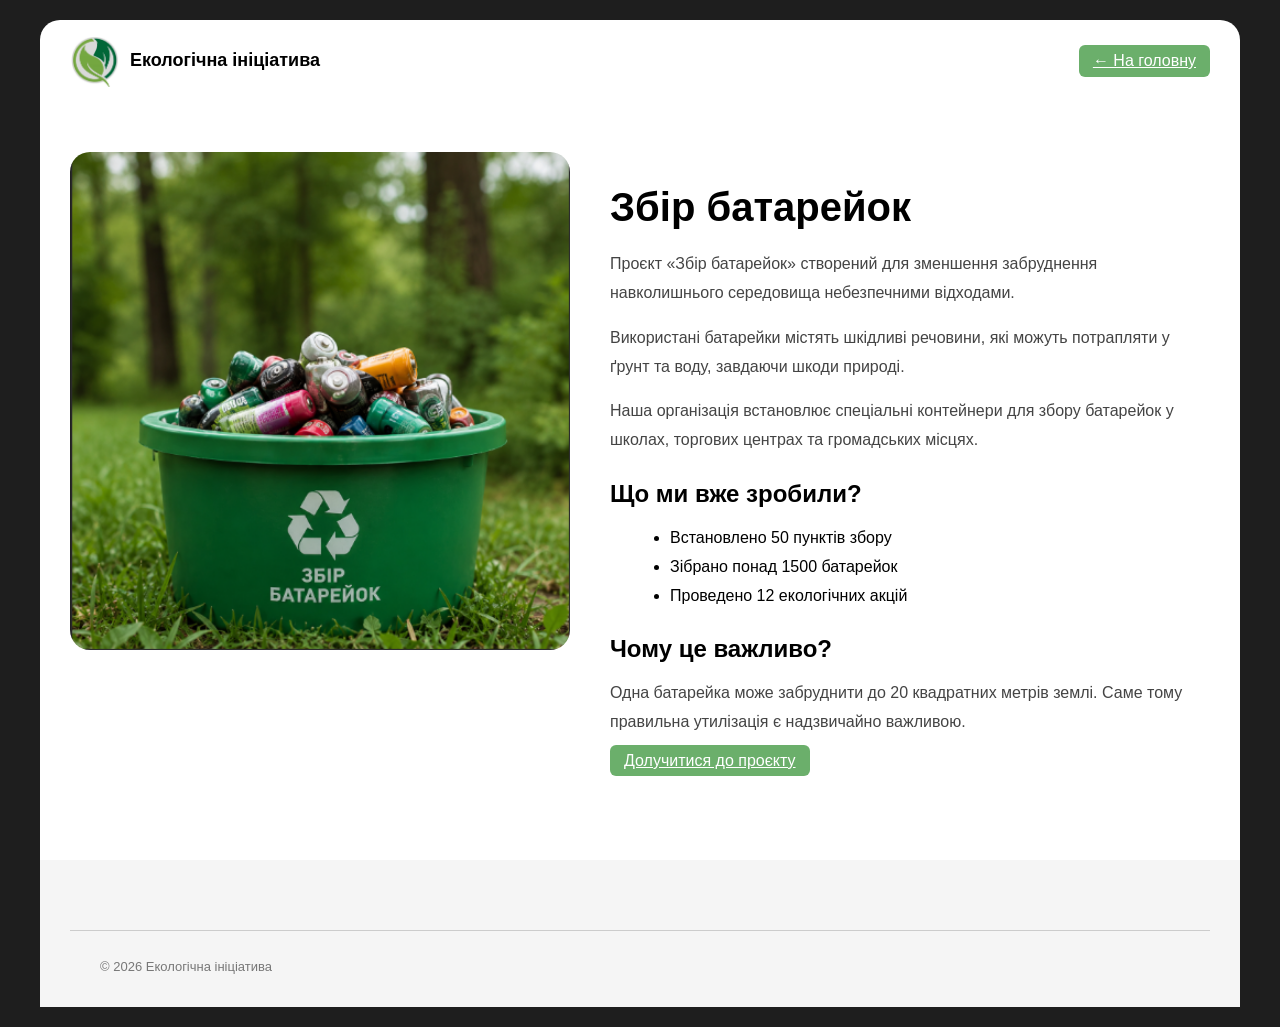
<file: battery.html>
<!DOCTYPE html>
<html lang="uk">

<head>
<meta charset="UTF-8">
<meta name="viewport"
content="width=device-width, initial-scale=1.0">

<title>Збір батарейок</title>

<link rel="stylesheet" href="css/main.css">
</head>

<body>

<div class="page">

<header class="header">

    <div class="container header__inner">

        <div class="logo">

            <img src="Photo/picture1.jpg">

            <span class="logo__text">
                Екологічна ініціатива
            </span>

        </div>

        <a href="index.html" class="btn">
            ← На головну
        </a>

    </div>

</header>

<section class="project-page container">

    <img
    src="Photo/Знімок екрана 2026-05-24 095834.png"
    class="project-page__img">

    <div class="project-page__content">

        <h1>Збір батарейок</h1>

        <p>
            Проєкт «Збір батарейок» створений для
            зменшення забруднення навколишнього
            середовища небезпечними відходами.
        </p>

        <p>
            Використані батарейки містять шкідливі
            речовини, які можуть потрапляти у ґрунт
            та воду, завдаючи шкоди природі.
        </p>

        <p>
            Наша організація встановлює спеціальні
            контейнери для збору батарейок у школах,
            торгових центрах та громадських місцях.
        </p>

        <h2>Що ми вже зробили?</h2>

        <ul>
            <li>Встановлено 50 пунктів збору</li>
            <li>Зібрано понад 1500 батарейок</li>
            <li>Проведено 12 екологічних акцій</li>
        </ul>

        <h2>Чому це важливо?</h2>

        <p>
            Одна батарейка може забруднити
            до 20 квадратних метрів землі.
            Саме тому правильна утилізація
            є надзвичайно важливою.
        </p>

        <a href="#" class="btn">
            Долучитися до проєкту
        </a>

    </div>

</section>

<footer class="footer">

    <div class="container footer-bottom">

        <p>
            © 2026 Екологічна ініціатива
        </p>

    </div>

</footer>

</div>

</body>
</html>
</file>
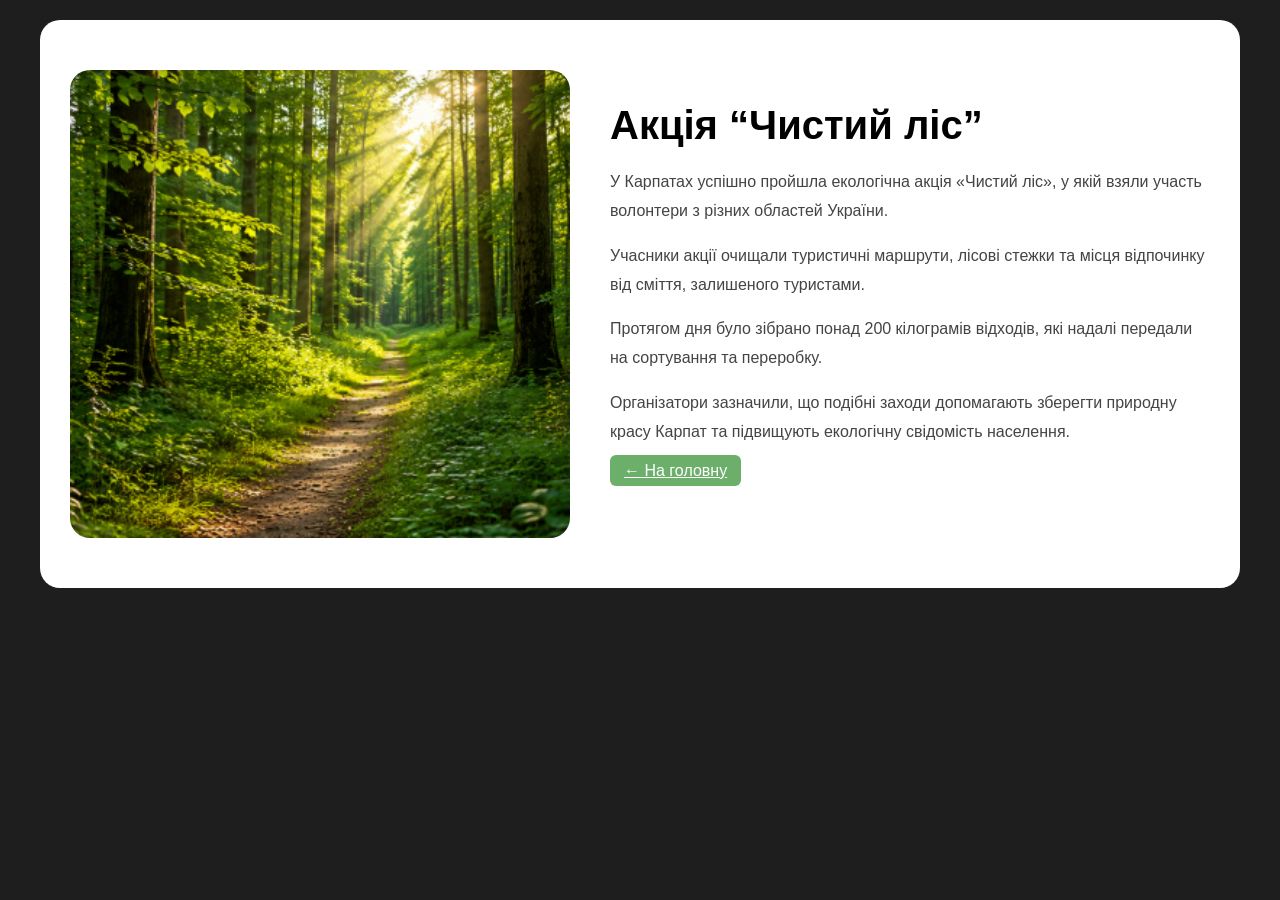
<file: news1.html>
<!DOCTYPE html>
<html lang="uk">
<head>
<meta charset="UTF-8">
<title>Чистий ліс</title>
<link rel="stylesheet" href="css/main.css">
</head>

<body>

<div class="page">

<section class="project-page container">

<img src="Photo/Photo1.png"
class="project-page__img">

<div class="project-page__content">

<h1>Акція “Чистий ліс”</h1>

<p>
У Карпатах успішно пройшла екологічна акція
«Чистий ліс», у якій взяли участь волонтери
з різних областей України.
</p>

<p>
Учасники акції очищали туристичні маршрути,
лісові стежки та місця відпочинку від сміття,
залишеного туристами.
</p>

<p>
Протягом дня було зібрано понад 200 кілограмів
відходів, які надалі передали на сортування
та переробку.
</p>

<p>
Організатори зазначили, що подібні заходи
допомагають зберегти природну красу Карпат
та підвищують екологічну свідомість населення.
</p>

<a href="index.html" class="btn">
← На головну
</a>

</div>

</section>

</div>

</body>
</html>
</file>
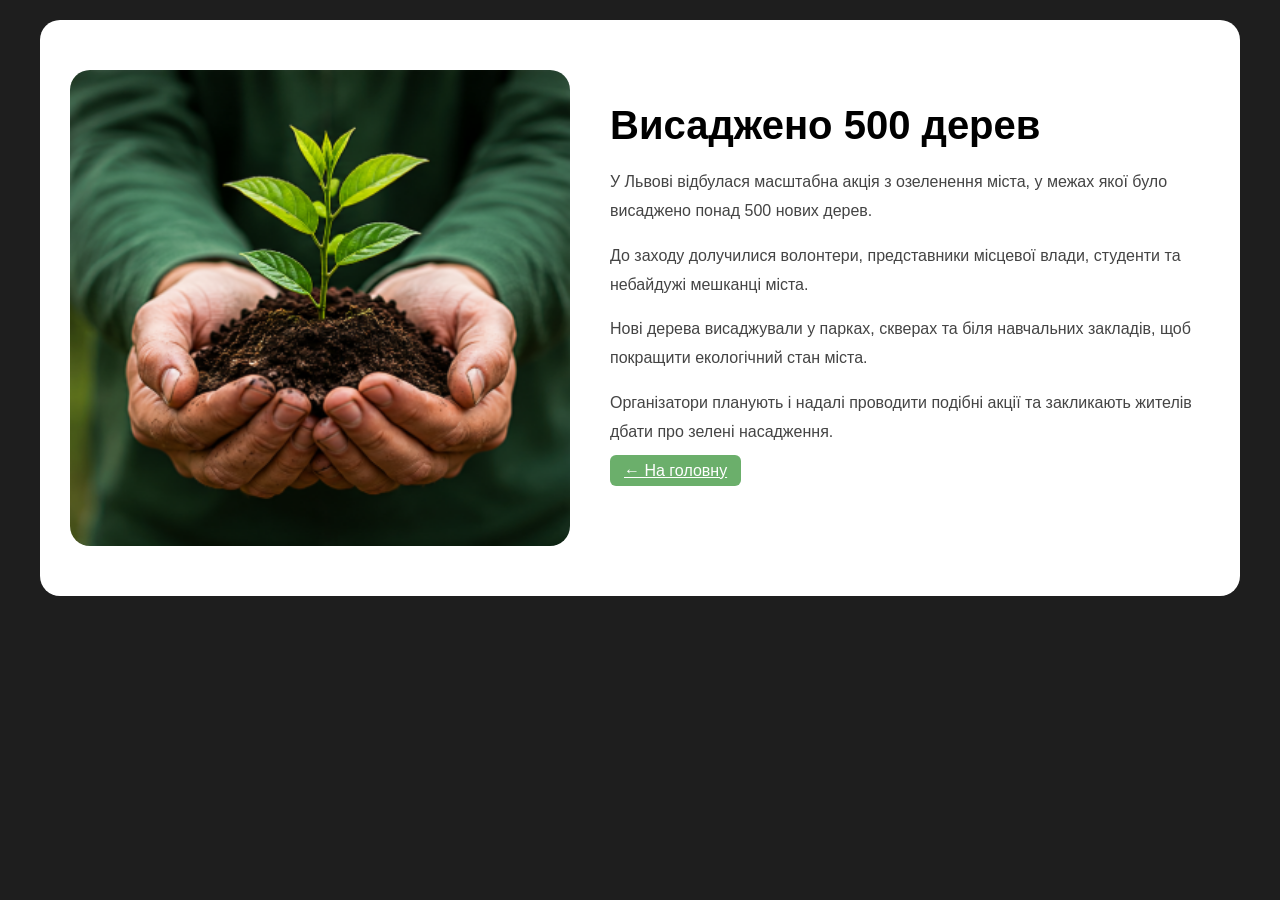
<file: news2.html>
<!DOCTYPE html>
<html lang="uk">
<head>
<meta charset="UTF-8">
<title>500 нових дерев</title>
<link rel="stylesheet" href="css/main.css">
</head>

<body>

<div class="page">

<section class="project-page container">

<img src="Photo/Photo2.png"
class="project-page__img">

<div class="project-page__content">

<h1>Висаджено 500 дерев</h1>

<p>
У Львові відбулася масштабна акція
з озеленення міста, у межах якої
було висаджено понад 500 нових дерев.
</p>

<p>
До заходу долучилися волонтери,
представники місцевої влади,
студенти та небайдужі мешканці міста.
</p>

<p>
Нові дерева висаджували у парках,
скверах та біля навчальних закладів,
щоб покращити екологічний стан міста.
</p>

<p>
Організатори планують і надалі проводити
подібні акції та закликають жителів
дбати про зелені насадження.
</p>

<a href="index.html" class="btn">
← На головну
</a>

</div>

</section>

</div>

</body>
</html>
</file>
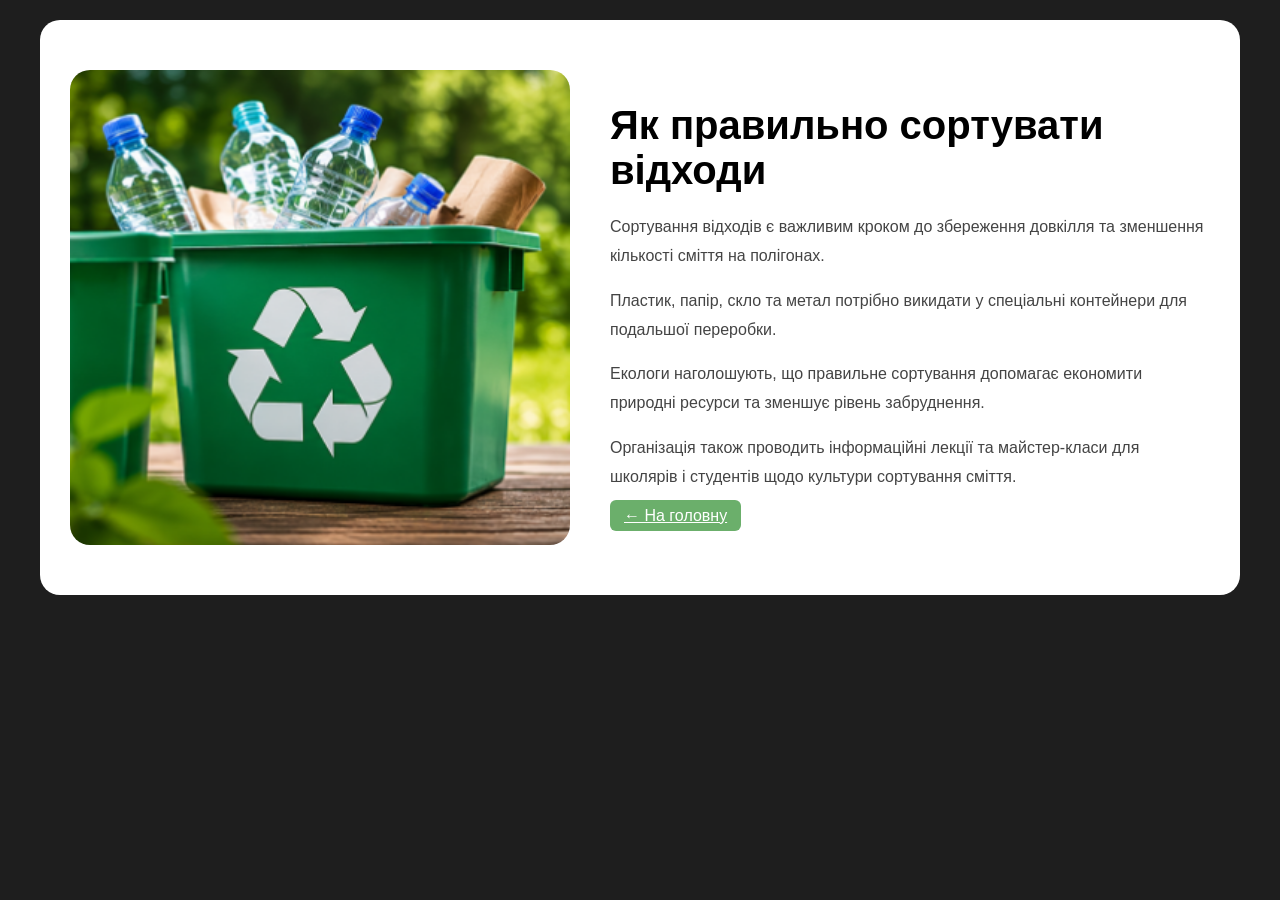
<file: news3.html>
<!DOCTYPE html>
<html lang="uk">
<head>
<meta charset="UTF-8">
<title>Сортування відходів</title>
<link rel="stylesheet" href="css/main.css">
</head>

<body>

<div class="page">

<section class="project-page container">

<img src="Photo/Photo3.png"
class="project-page__img">

<div class="project-page__content">

<h1>Як правильно сортувати відходи</h1>

<p>
Сортування відходів є важливим кроком
до збереження довкілля та зменшення
кількості сміття на полігонах.
</p>

<p>
Пластик, папір, скло та метал потрібно
викидати у спеціальні контейнери
для подальшої переробки.
</p>

<p>
Екологи наголошують, що правильне
сортування допомагає економити природні
ресурси та зменшує рівень забруднення.
</p>

<p>
Організація також проводить інформаційні
лекції та майстер-класи для школярів
і студентів щодо культури сортування сміття.
</p>
<a href="index.html" class="btn">
← На головну
</a>

</div>

</section>

</div>

</body>
</html>
</file>
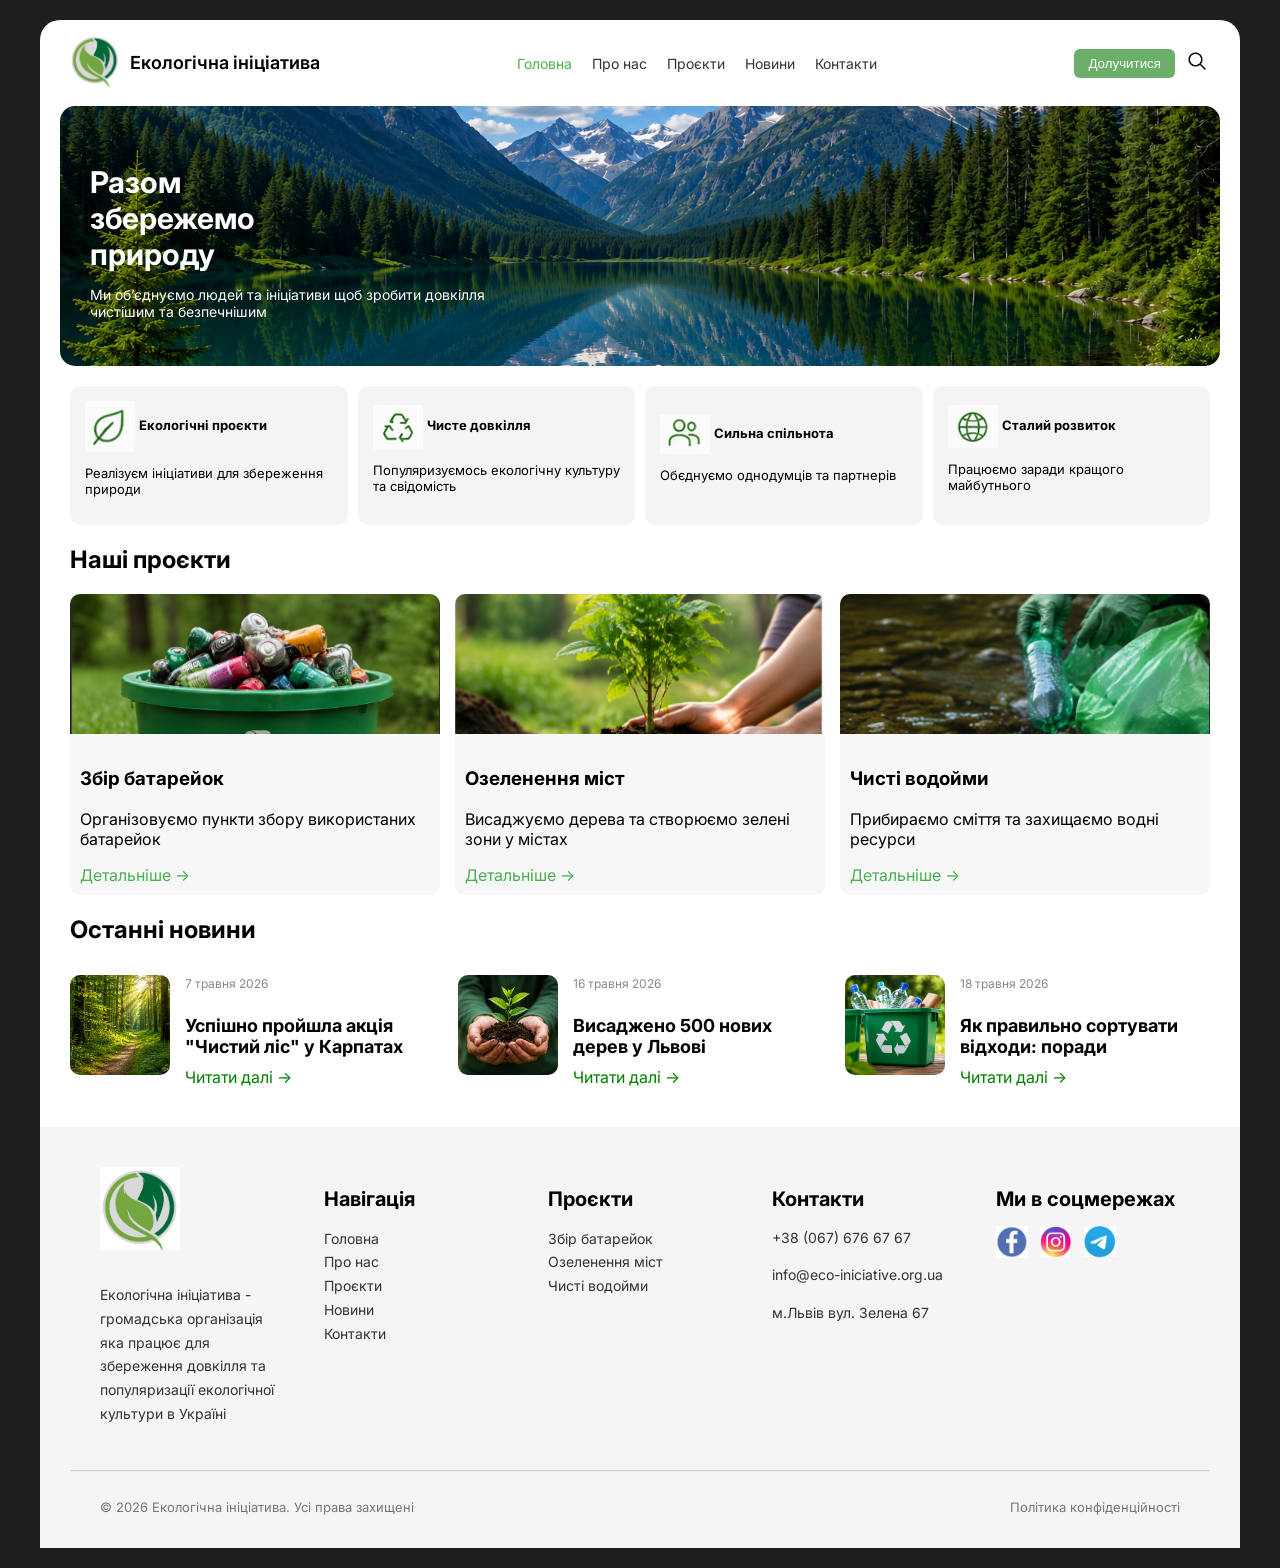
<file: practic.html>
<!DOCTYPE html>
<html lang="uk">
<head>
<meta charset="UTF-8">
<meta name="viewport" content="width=device-width, initial-scale=1.0">
<div class="title"><title>Екологічна ініціатива</title></div>

<link href="https://fonts.googleapis.com/css2?family=Inter:wght@300;400;500;600&display=swap" rel="stylesheet">
<link rel="stylesheet" href="css/main.css">

</head>
<body>

<div class="page">

<header class="header">
    <div class="container header__inner">

        <div class="logo">
            <span class="logo__icon"><img src="Photo/picture1.jpg" alt="Logo"></span>
            <span class="logo__text">Екологічна 
ініціатива</span>
        </div>

        <nav class="nav">
            <a class="nav__link active">Головна</a>
            <a class="nav__link">Про нас</a>
            <a class="nav__link">Проєкти</a>
            <a class="nav__link">Новини</a>
            <a class="nav__link">Контакти</a>
        </nav>

        <div class="header__actions">
            <button class="btn">Долучитися</button>
            <span class="search"><img src="Photo/search.png" alt="Search"></span>
        </div>

    </div>
</header>

<!-- HERO -->
<section class="hero">
    <div class="hero__content">
        <h1 class="hero__title">
            Разом<br>збережемо<br>природу
        </h1>
        <p class="hero__text">
            Ми об’єднуємо людей та ініціативи щоб зробити довкілля чистішим та безпечнішим
        </p>
    </div>
</section>

<!-- FEATURES -->
<section class="features container">

    <div class="feature">
        <div>
            <span><img src="Photo/logo3.png"</span>
            <b>Екологічні проєкти</b>
            <p>Реалізуєм ініціативи
для збереження природи</p>
        </div>
    </div>

    <div class="feature">
        <div>
            <span><img src="Photo/logo2.png" </span>
            <b>Чисте довкілля</b>
            <p>Популяризуємось екологічну 
культуру та свідомість</p>
        </div>
    </div>

    <div class="feature">
        <div>
            <span><img src="Photo/logo4.png"/span>
            <b>Сильна спільнота</b>
            <p>Обєднуємо однодумців
та партнерів </p>
        </div>
    </div>

    <div class="feature">
        <div>
            <span><img src="Photo/logo5.png"/></span>
            <b>Сталий розвиток</b>
            <p>Працюємо заради
кращого майбутнього</p>
        </div>
    </div>

</section>

<!-- PROJECTS -->
<section class="container section">
    <h2 class="section__title">Наші проєкти</h2>

    <div class="cards">

        <div class="card">
            <img src="/Photo/Знімок екрана 2026-05-24 095834.png">
            <div class="card__body">
                <h3>Збір батарейок</h3>
                <p>Організовуємо пункти збору 
використаних батарейок</p>
                <a href="#">Детальніше →</a>
            </div>
        </div>

        <div class="card">
            <img src="Photo/Знімок екрана 2026-05-24 095208.png">
            <div class="card__body">
                <h3>Озеленення міст</h3>
                <p>Висаджуємо дерева та створюємо
зелені зони у містах</p>
                <a href="#">Детальніше →</a>
            </div>
        </div>

        <div class="card">
            <img src="Photo/Знімок екрана 2026-05-24 095347.png">
            <div class="card__body">
                <h3>Чисті водойми</h3>
                <p>Прибираємо сміття та захищаємо
водні ресурси</p>
                <a href="#">Детальніше →</a>
            </div>
        </div>

    </div>
</section>

<!-- NEWS -->

   <section class="container section">
    <h2 class="section__title">Останні новини</h2>

    <div class="news">

        <div class="news__card">
            <img src="Photo/Photo1.png" alt="News 1">

            <div>
                <p class="date">7 травня 2026</p>

                <h4>
                    Успішно пройшла акція 
                    "Чистий ліс" у Карпатах
                </h4>

                <a href="#">Читати далі →</a>
            </div>
        </div>

        <div class="news__card">
            <img src="Photo/Photo2.png" alt="News 2">

            <div>
                <p class="date">16 травня 2026</p>

                <h4>
                    Висаджено 500 нових 
                    дерев у Львові
                </h4>

                <a href="#">Читати далі →</a>
            </div>
        </div>

        <div class="news__card">
            <img src="Photo/Photo3.png" alt="News 3">

            <div>
                <p class="date">18 травня 2026</p>

                <h4>
                    Як правильно сортувати 
                    відходи: поради
                </h4>

                <a href="#">Читати далі →</a>
            </div>
        </div>

    </div>
</section>

<!-- FOOTER -->
<footer class="footer">

    <div class="container footer-content">

        <!-- LOGO -->
        <div class="footer-column">
            <img src="Photo/picture1.jpg" class="footer-logo">

            <p>
                Екологічна ініціатива - громадська організація
                яка працює для збереження довкілля та
                популяризації екологічної культури в Україні
            </p>
        </div>

        <!-- NAV -->
        <div class="footer-column">
            <h3>Навігація</h3>

            <ul>
                <li><a href="#">Головна</a></li>
                <li><a href="#">Про нас</a></li>
                <li><a href="#">Проєкти</a></li>
                <li><a href="#">Новини</a></li>
                <li><a href="#">Контакти</a></li>
            </ul>
        </div>

        <!-- PROJECTS -->
        <div class="footer-column">
            <h3>Проєкти</h3>

            <ul>
                <li>Збір батарейок</li>
                <li>Озеленення міст</li>
                <li>Чисті водойми</li>
            </ul>
        </div>

        <!-- CONTACTS -->
        <div class="footer-column">
            <h3>Контакти</h3>

            <p>+38 (067) 676 67 67</p>
            <p>info@eco-iniciative.org.ua</p>
            <p>м.Львів вул. Зелена 67</p>
        </div>

        <!-- SOCIAL -->
        <div class="footer-column">
            <h3>Ми в соцмережах</h3>

            <div class="socials">
                <img src="Photo/LogoFacebook.png">
                <img src="Photo/LogoInstagram.png">
                <img src="Photo/LogoTelegram.png">
            </div>
        </div>

    </div>

    <div class="container footer-bottom">
        <p>© 2026 Екологічна ініціатива. Усі права захищені</p>

        <p>Політика конфіденційності</p>
    </div>

</footer>
</body>
</html>
</file>
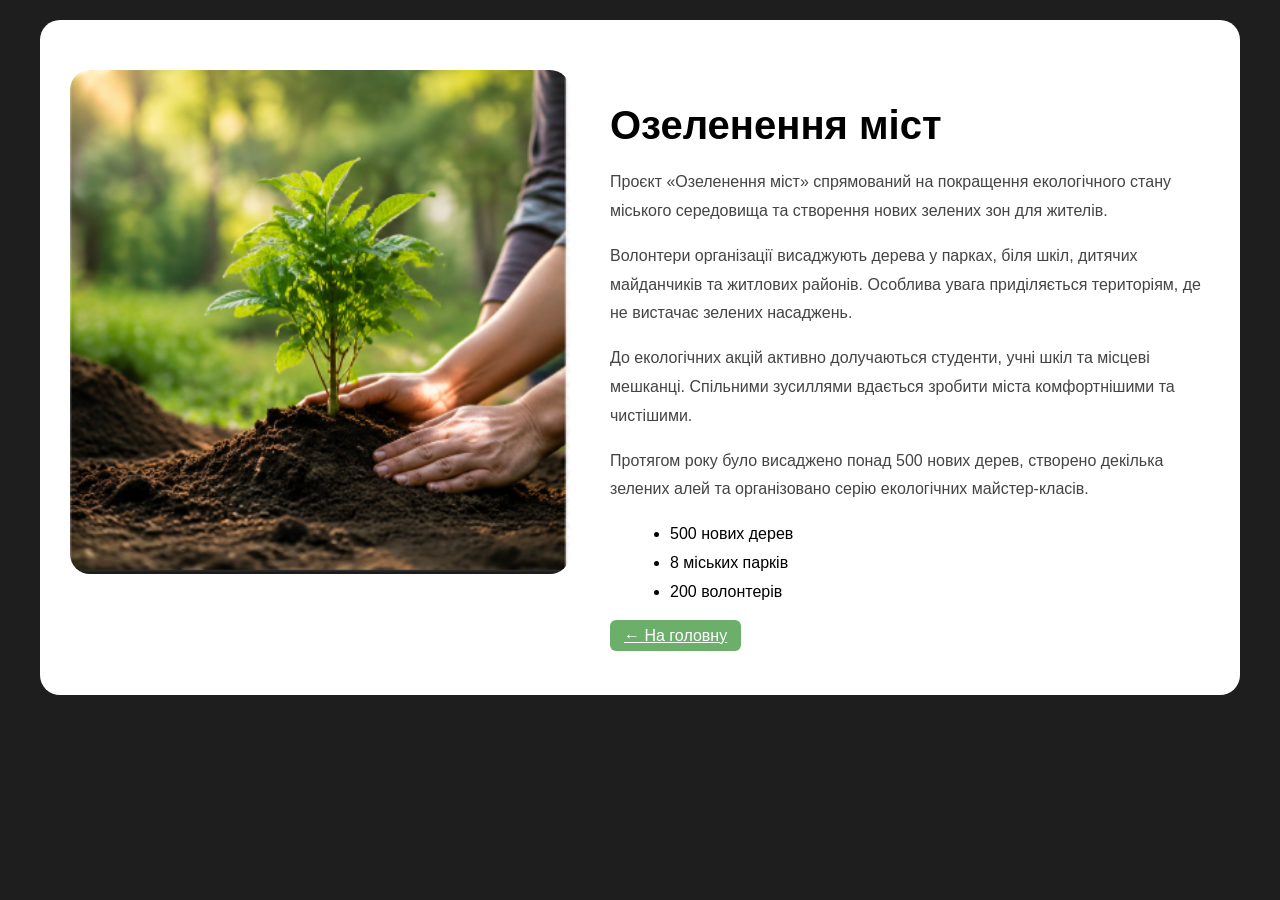
<file: trees.html>
<!DOCTYPE html>
<html lang="uk">
<head>
<meta charset="UTF-8">
<title>Озеленення міст</title>
<link rel="stylesheet" href="css/main.css">
</head>

<body>

<div class="page">

<section class="project-page container">

<img src="Photo/Знімок екрана 2026-05-24 095208.png"
class="project-page__img">

<div class="project-page__content">

<h1>Озеленення міст</h1>

<p>
Проєкт «Озеленення міст» спрямований на покращення
екологічного стану міського середовища та створення
нових зелених зон для жителів.
</p>

<p>
Волонтери організації висаджують дерева у парках,
біля шкіл, дитячих майданчиків та житлових районів.
Особлива увага приділяється територіям,
де не вистачає зелених насаджень.
</p>

<p>
До екологічних акцій активно долучаються студенти,
учні шкіл та місцеві мешканці. Спільними зусиллями
вдається зробити міста комфортнішими та чистішими.
</p>

<p>
Протягом року було висаджено понад 500 нових дерев,
створено декілька зелених алей та організовано
серію екологічних майстер-класів.
</p>

<ul>
<li>500 нових дерев</li>
<li>8 міських парків</li>
<li>200 волонтерів</li>
</ul>

<a href="index.html" class="btn">
← На головну
</a>

</div>

</section>

</div>

</body>
</html>
</file>
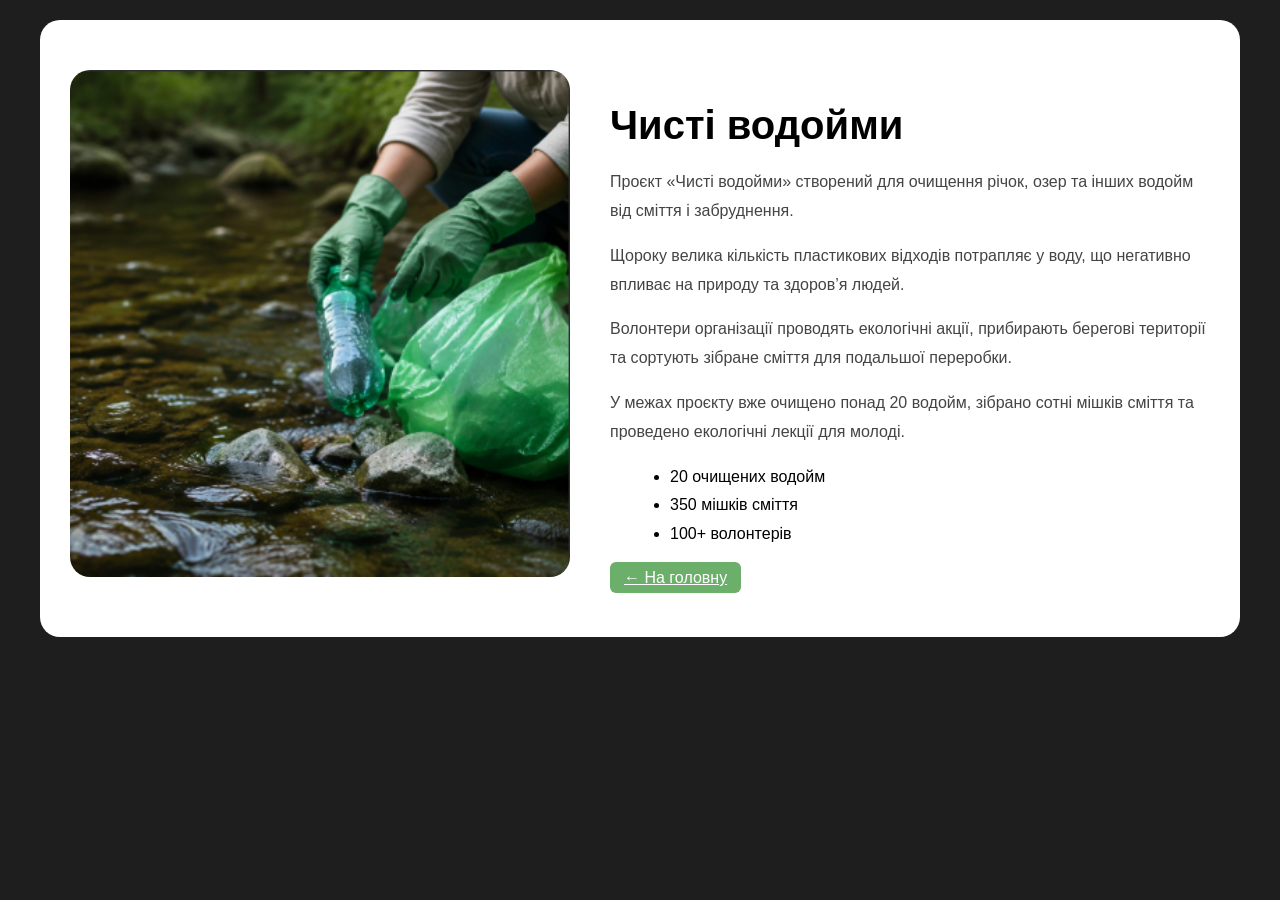
<file: water.html>
<!DOCTYPE html>
<html lang="uk">
<head>
<meta charset="UTF-8">
<title>Чисті водойми</title>
<link rel="stylesheet" href="css/main.css">
</head>

<body>

<div class="page">

<section class="project-page container">

<img src="Photo/Знімок екрана 2026-05-24 095347.png"
class="project-page__img">

<div class="project-page__content">

<h1>Чисті водойми</h1>

<p>
Проєкт «Чисті водойми» створений для очищення
річок, озер та інших водойм від сміття
і забруднення.
</p>

<p>
Щороку велика кількість пластикових відходів
потрапляє у воду, що негативно впливає
на природу та здоров’я людей.
</p>

<p>
Волонтери організації проводять екологічні акції,
прибирають берегові території та сортують
зібране сміття для подальшої переробки.
</p>

<p>
У межах проєкту вже очищено понад 20 водойм,
зібрано сотні мішків сміття та проведено
екологічні лекції для молоді.
</p>

<ul>
<li>20 очищених водойм</li>
<li>350 мішків сміття</li>
<li>100+ волонтерів</li>
</ul>

<a href="index.html" class="btn">
← На головну
</a>

</div>

</section>

</div>

</body>
</html>
</file>
<file: css/main.css>
body {
    margin:0;
    font-family:'Inter', sans-serif;
    background:#1e1e1e;
}

.page{
    max-width:1200px;
    margin:20px auto;
    background:#fff;
    border-radius:20px;
}

.container{
    padding:0 30px;
}


/* HEADER */
.header{
    padding:15px 0;
}

.header__inner{
    display:flex;
    justify-content:space-between;
    align-items:center;
}

.logo{
    display:flex;
    gap:8px;
    font-weight:600;
    font-size:18px;
}

.logo img {
    width: 40px;   /* або будь-який потрібний розмір */
    height: auto;   
}

.nav{
    display:flex;
    gap:20px;
}

.nav__link{
    text-decoration:none;
    color:#333;
    font-size:14px;
    cursor:pointer;
}

.nav__link.active{
    color:#4CAF50;
}

.header__actions{
    display:flex;
    gap:10px;
    align-items:center;
}

.btn{
    background:#6BAF6B;
    color:white;
    border:none;
    padding:7px 14px;
    border-radius:6px;
    cursor:pointer;
}

/* HERO */
.hero {
    margin: 0 20px;
    height: 260px;
    background: url("../Photo/logo.png") center / cover no-repeat;
    border-radius: 15px;
    display: flex;
    align-items: center;
}

.hero__content{
    padding:30px;
    color:white;
    max-width:400px;
}

.hero__title{
    font-size:30px;
    margin-bottom:10px;
}

.hero__text{
    font-size:14px;
}

/* FEATURES */
.features{
    display:flex;
    gap:10px;
    margin:20px 0;
}

.feature{
    flex:1;
    background:#f4f4f4;
    border-radius:10px;
    padding:15px;
    display:flex;
    gap:10px;
    font-size:13px;
    align-items: center;
}

.feature img {
    width: 50px;   
    height: auto;
    vertical-align: middle;
}

.feature span {
    vertical-align: middle;
}

/* CARDS */
.section__title{
    margin:20px 0;
}

.cards{
    display:flex;
    gap:15px;
}

.card{
    flex:1;
    background:#f7f7f7;
    border-radius:10px;
    overflow:hidden;
    transition:.3s;
}

.card:hover{
    transform:translateY(-5px);
}

.card img{
    width:100%;
    height:140px;
    object-fit:cover;
}

.card__body{
    padding:10px;
}

.card a{
    color:#4CAF50;
    text-decoration:none;
}

/* NEWS */
.news{
    display: flex;
    justify-content: space-between;
    gap: 20px;
}

.news__card{
    display: flex;
    align-items: center;
    gap: 15px;
    width: 32%;
}

.news__card img{
    width: 100px;
    height: 100px;
    object-fit: cover;
    border-radius: 10px;
}

.date{
    font-size: 14px;
    color: gray;
    margin-bottom: 5px;
}

.news__card h4{
    font-size: 18px;
    margin-bottom: 10px;
}

.news__card a{
    color: green;
    text-decoration: none;
}

.date{
    font-size:12px;
    color:#888;
}



/* FOOTER */

.footer{
    margin-top: 40px;
    padding: 40px 30px 20px;
    background: #f5f5f5;
}

.footer-content{
    display: flex;
    justify-content: space-between;
    align-items: flex-start;
    gap: 40px;
    flex-wrap: wrap;
}

.footer-column{
    flex: 1;
    min-width: 180px;
}

.footer-logo{
    width: 80px;
    margin-bottom: 15px;
}

.footer-column h3{
    font-size: 20px;
    margin-bottom: 15px;
}

.footer-column p,
.footer-column li{
    font-size: 14px;
    color: #333;
    line-height: 1.7;
}

.footer-column ul{
    list-style: none;
    padding: 0;
}

.footer-column a{
    text-decoration: none;
    color: #333;
}

.footer-column a:hover{
    color: green;
}

.socials{
    display: flex;
    gap: 12px;
    margin-top: 10px;
}

.socials img{
    width: 32px;
    height: 32px;
}

.footer-bottom{
    margin-top: 30px;
    padding-top: 15px;
    border-top: 1px solid #ccc;
    display: flex;
    justify-content: space-between;
    font-size: 13px;
    color: #777;
}

html{
    scroll-behavior:smooth;
}


.feedback{
    margin-top:20px;
}

.feedback form{
    display:flex;
    flex-direction:column;
    gap:10px;
    margin-top:10px;
}

.feedback input{
    padding:8px;
    border:1px solid #ccc;
    border-radius:6px;
}

.feedback input{
    width:170px;
    padding:8px;
    border:1px solid #ccc;
    border-radius:6px;
}

.feedback .btn{
    width:170px;
}









.project-page{
    display:flex;
    gap:40px;
    padding:50px 30px;
    align-items:flex-start;
}

.project-page__img{
    width:500px;
    border-radius:20px;
}

.project-page__content{
    flex:1;
}

.project-page__content h1{
    font-size:42px;
    margin-bottom:20px;
}

.project-page__content h2{
    margin-top:25px;
    margin-bottom:10px;
}

.project-page__content p{
    line-height:1.8;
    margin-bottom:15px;
    color:#444;
}

.project-page__content ul{
    margin-left:20px;
    line-height:1.8;
    margin-bottom:20px;
}





.modal{
    display:none;
    position:fixed;
    z-index:1000;
    left:0;
    top:0;
    width:100%;
    height:100%;
    background:rgba(0,0,0,0.6);

    justify-content:center;
    align-items:center;
}

.modal-content{
    background:white;
    padding:30px;
    border-radius:20px;
    width:400px;
    position:relative;
}

.close{
    position:absolute;
    right:20px;
    top:15px;
    font-size:28px;
    cursor:pointer;
}

#volunteerForm{
    display:flex;
    flex-direction:column;
    gap:15px;
    margin-top:20px;
}

#volunteerForm input,
#volunteerForm textarea{
    padding:12px;
    border:1px solid #ccc;
    border-radius:10px;
    font-family:inherit;
}

#volunteerForm textarea{
    height:100px;
    resize:none;
}



.project-page{
    display:flex;
    gap:40px;
    padding:50px 30px;
    align-items:flex-start;
}

.project-page__img{
    width:500px;
    border-radius:20px;
}

.project-page__content{
    flex:1;
}

.project-page__content h1{
    font-size:40px;
    margin-bottom:20px;
}

.project-page__content p{
    line-height:1.8;
    margin-bottom:15px;
    color:#444;
}

.project-page__content ul{
    margin-left:20px;
    line-height:1.8;
    margin-bottom:20px;
}



.logo{
    display:flex;
    align-items:center;
    gap:10px;
}

.logo__text{
    display:flex;
    flex-direction:column;
    line-height:1.1;
}

.logo__black{
    color:black;
    font-size:18px;
    font-weight:700;
}

.logo__green{
    color:#4CAF50;
    font-size:18px;
    font-weight:700;
}

.logo img{
    width:50px;
    height:auto;
}




/* =========================
   АДАПТИВНІСТЬ
========================= */

/* Планшети */
@media (max-width: 992px){

    .header__inner{
        flex-direction:column;
        gap:15px;
    }

    .nav{
        flex-wrap:wrap;
        justify-content:center;
    }

    .cards{
        flex-direction:column;
    }

    .news{
        flex-direction:column;
    }

    .news__card{
        width:100%;
    }

    .footer-content{
        flex-direction:column;
        gap:30px;
    }

    .project-page{
        flex-direction:column;
    }

    .project-page__img{
        width:100%;
    }

}


/* Телефони */
@media (max-width: 768px){

    .page{
        margin:0;
        border-radius:0;
    }

    .container{
        padding:0 15px;
    }

    .header{
        padding:10px 0;
    }

    .header__inner{
        flex-direction:column;
        align-items:center;
        gap:15px;
    }

    .logo{
        justify-content:center;
    }

    .nav{
        flex-wrap:wrap;
        justify-content:center;
        gap:12px;
    }

    .nav__link{
        font-size:13px;
    }

    .hero{
        height:220px;
        margin:0 10px;
    }

    .hero__title{
        font-size:28px;
    }

    .hero__text{
        font-size:13px;
    }

    .features{
        flex-direction:column;
    }

    .cards{
        flex-direction:column;
    }

    .card img{
        height:180px;
    }

    .news{
        flex-direction:column;
        gap:20px;
    }

    .news__card{
        width:100%;
        flex-direction:column;
        align-items:flex-start;
    }

    .news__card img{
        width:100%;
        height:180px;
    }

    .footer-content{
        flex-direction:column;
    }

    .footer-bottom{
        flex-direction:column;
        gap:10px;
        text-align:center;
    }

    .modal-content{
        width:90%;
        padding:20px;
    }

    .feedback input,
    .feedback .btn{
        width:100%;
    }

}


/* Маленькі телефони */
@media (max-width: 480px){

    .hero__title{
        font-size:24px;
    }

    .section__title{
        font-size:24px;
    }

    .logo__black,
    .logo__green{
        font-size:16px;
    }

    .btn{
        width:100%;
    }

}
</file>
